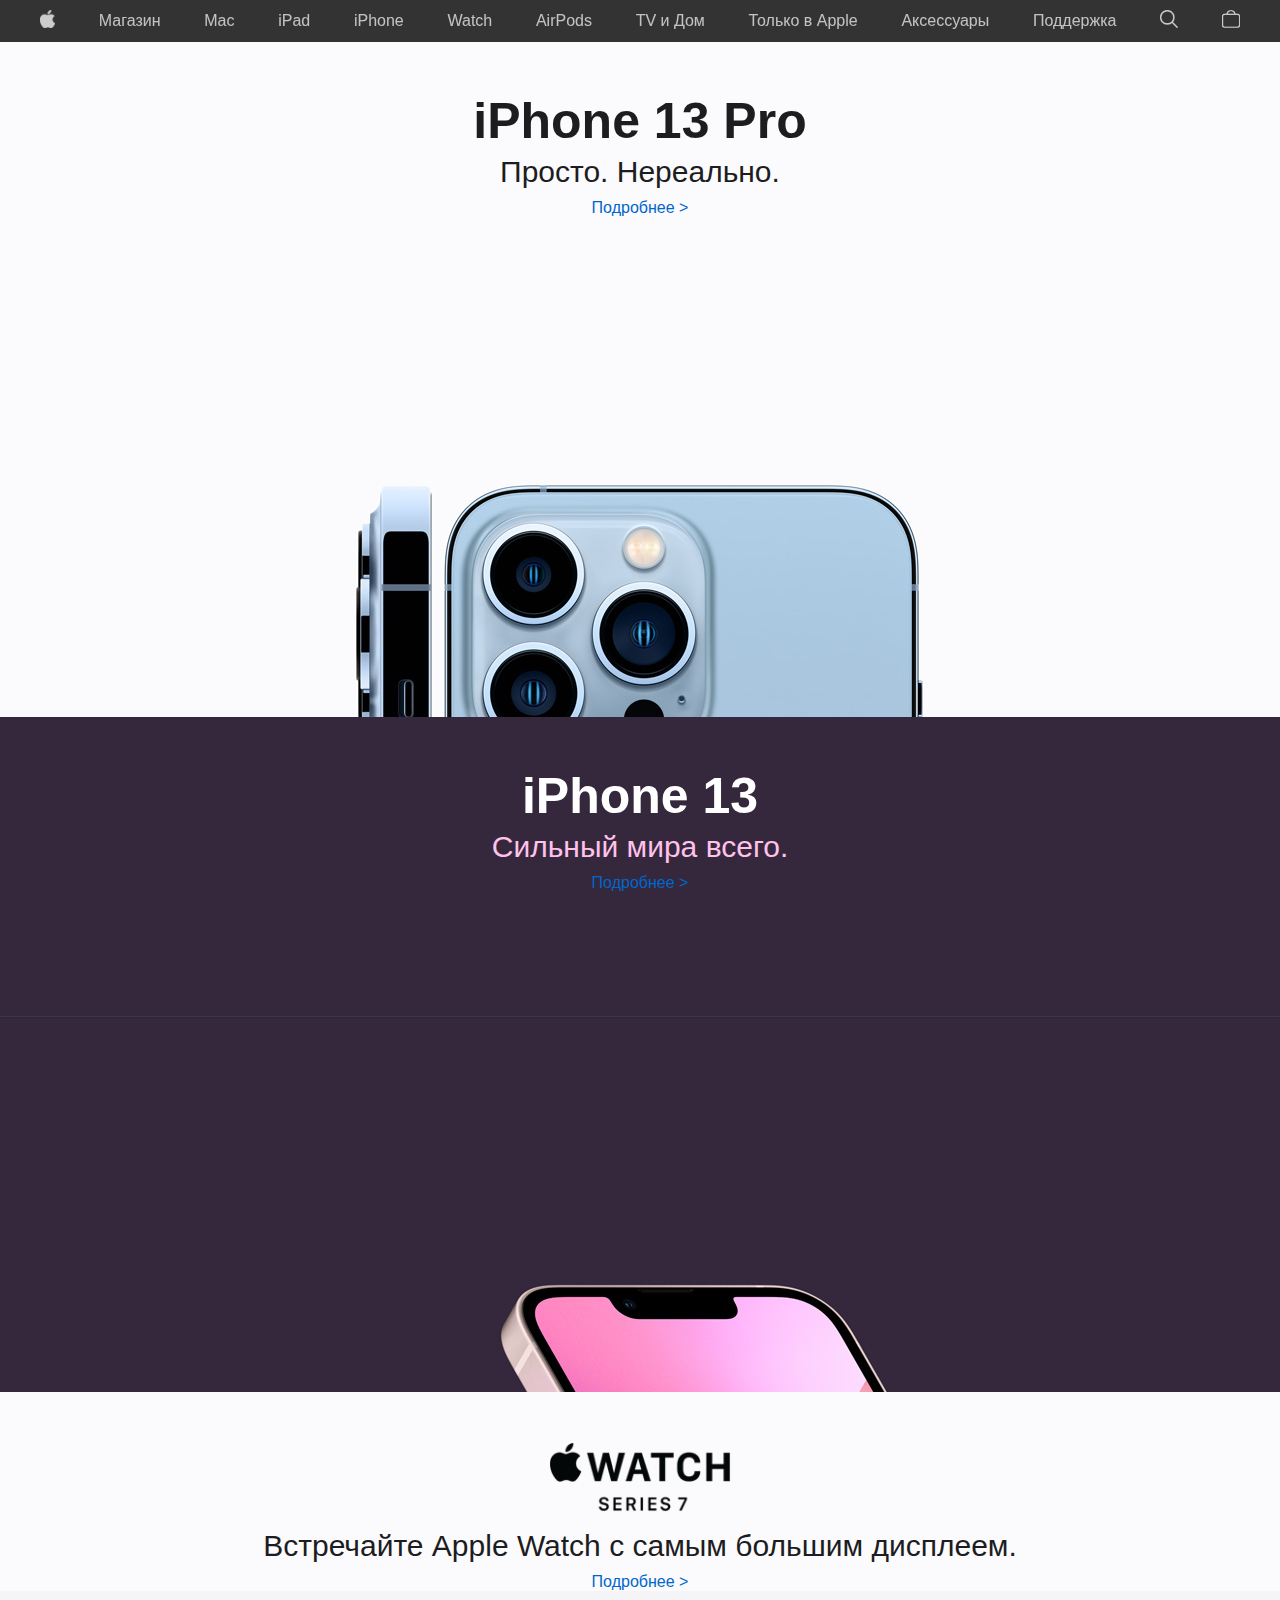
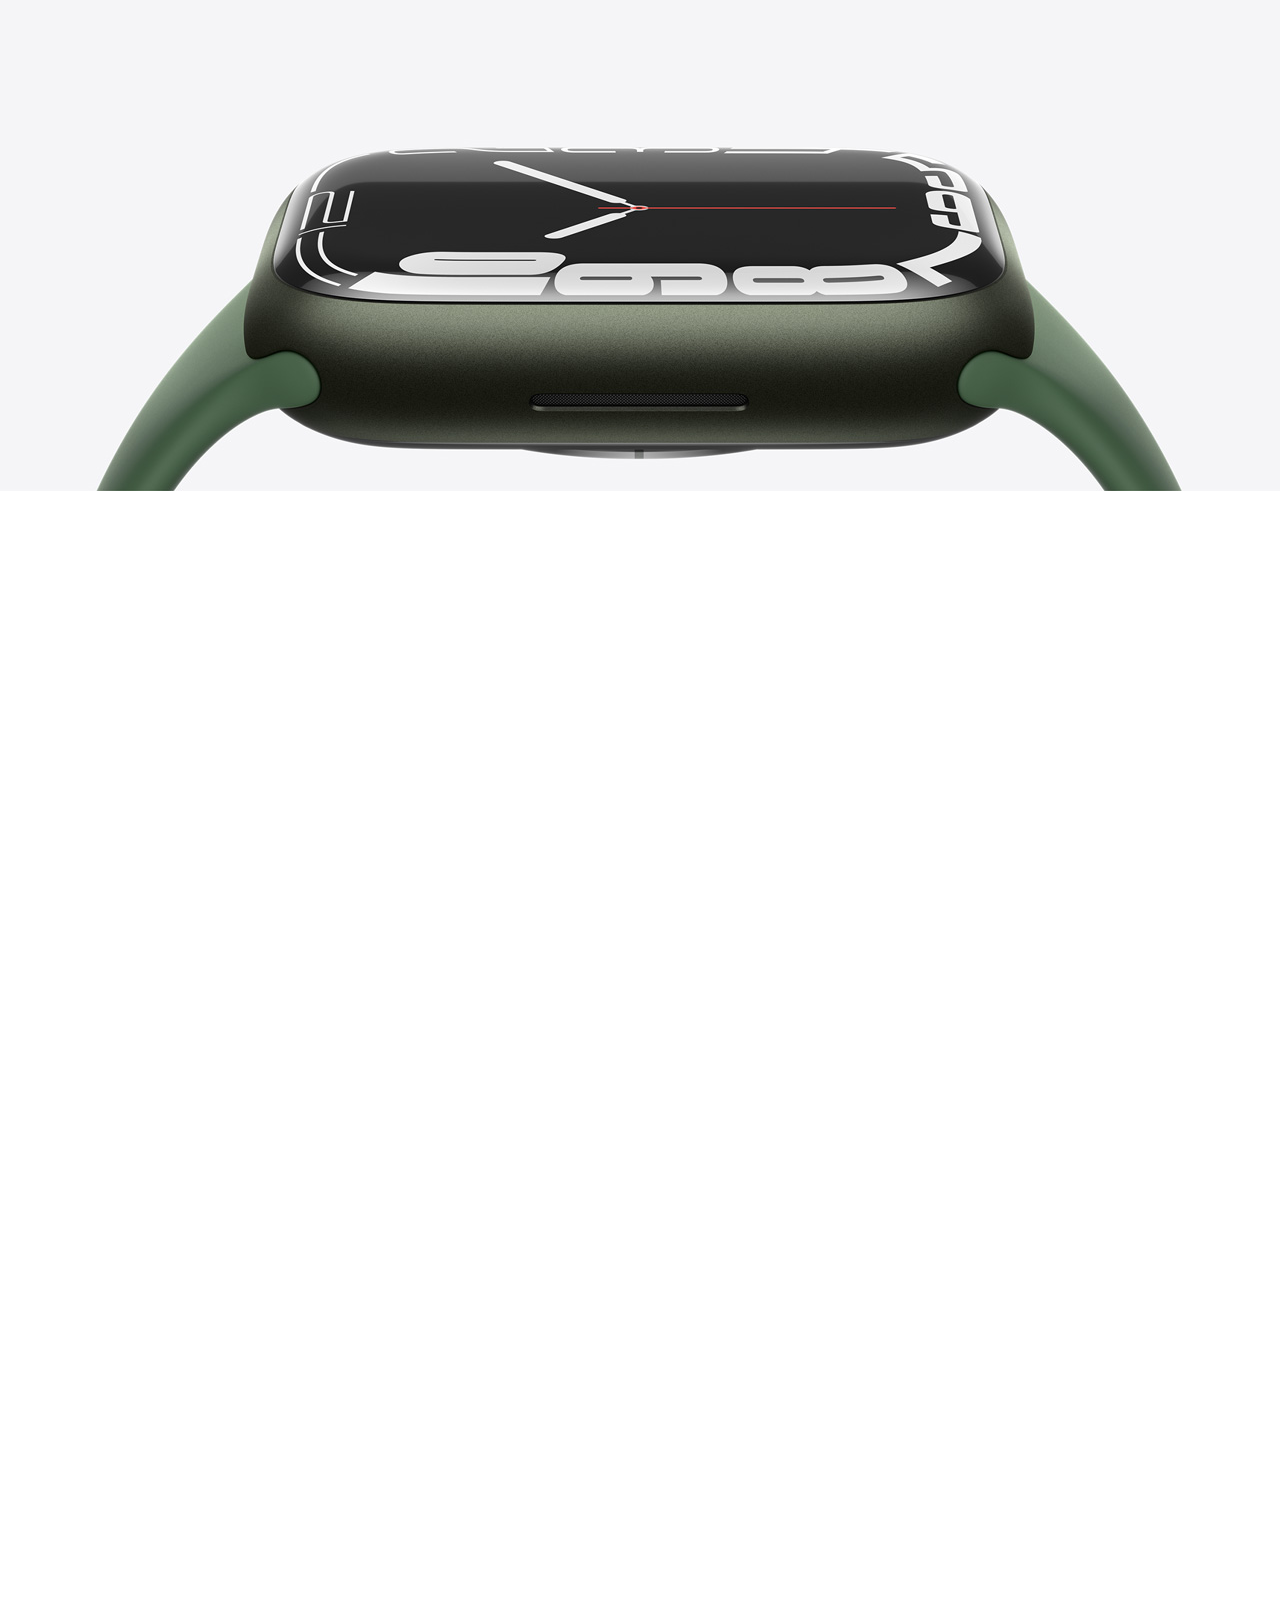
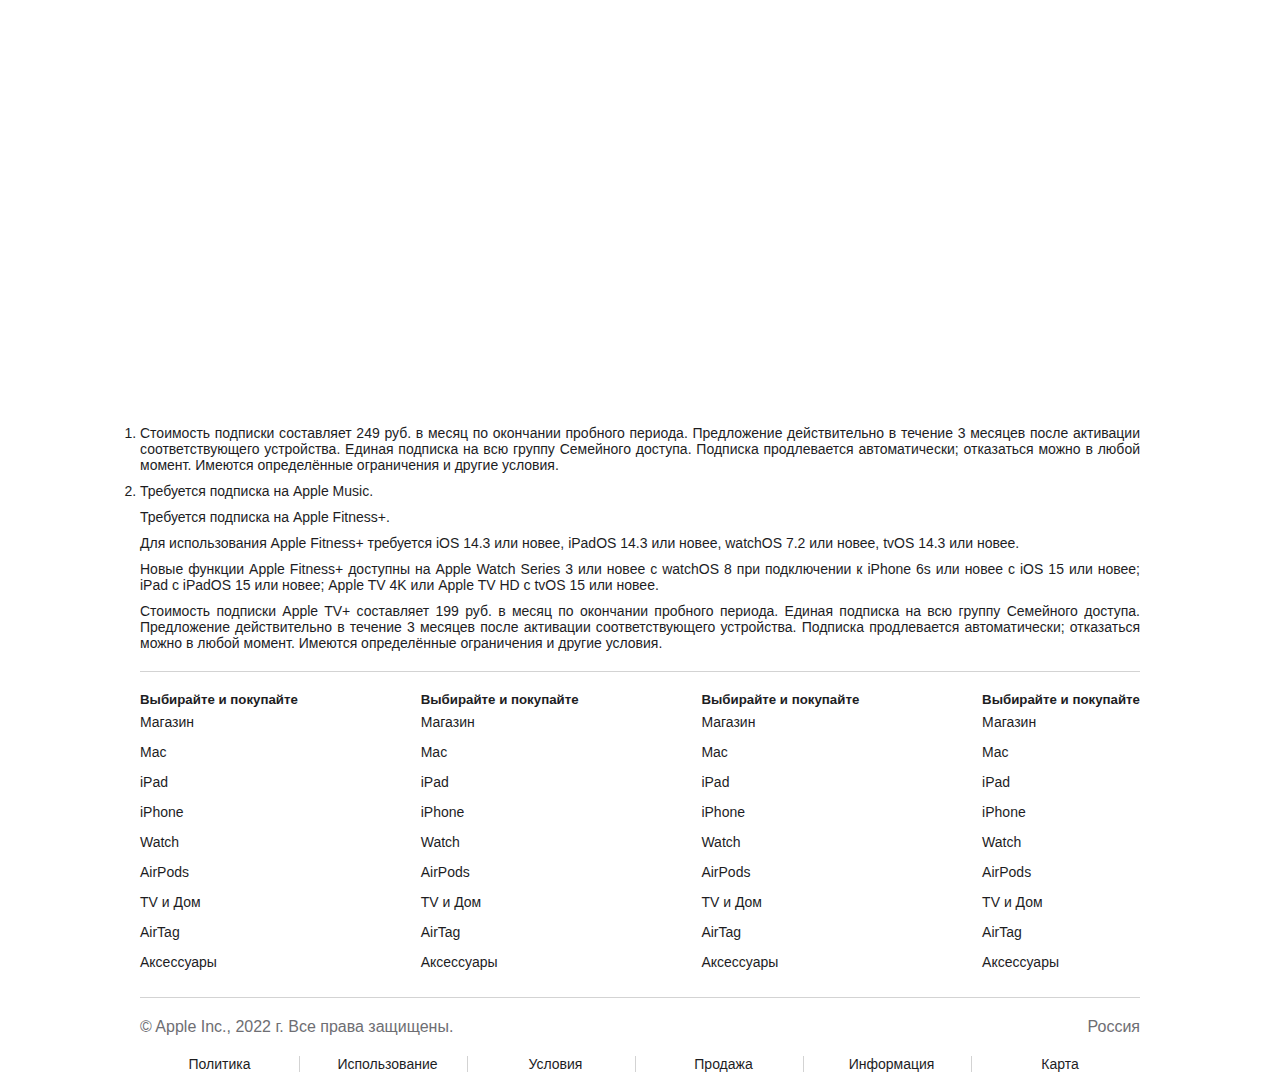
<file: iPhone/index.html>
<!DOCTYPE html>
<html lang="ru">
<head>
    <meta charset="UTF-8">
    <meta http-equiv="X-UA-Compatible" content="IE=edge">
    <meta name="viewport" content="width=device-width, initial-scale=1.0">
    <title>Apple Corporation</title>
    <link rel="stylesheet" href="style/style.css">
</head>
<body>
    <nav class="nav">
        <div class="nav__links">
            <a href="index.html" class="nav__link"><img src="style/img/logo.png" alt="" class="nav__img"></a>
            <a href="store.html" class="nav__link">Магазин</a>
            <a href="" class="nav__link">Mac</a>
            <a href="" class="nav__link">iPad</a>
            <a href="" class="nav__link">iPhone</a>
            <a href="" class="nav__link">Watch</a>
            <a href="" class="nav__link">AirPods</a>
            <a href="tv.html" class="nav__link">TV и Дом</a>
            <a href="" class="nav__link">Только в Apple</a>
            <a href="" class="nav__link">Аксессуары</a>
            <a href="support.html" class="nav__link">Поддержка</a>
            <a class="nav__link search-button"><img src="style/img/search.png" alt="" class="nav__img"></a>
            <a href="#" class="nav__link btnMessage"><img src="style/img/bag.png" alt="" class="nav__img"></a>
        </div>
        <div class="nav__search">
            <img class="nav__search__img" src="style/img/search.png" alt="">
            <input class="nav__search__input" type="text">
            <div class="nav__search__close">
                <div class="nav__search__close_left"></div>
                <div class="nav__search__close_right"></div>
            </div> 
        </div>
        <div class="nav-placeholder"></div>
    </nav>
    <div class="message">На данный момент магазин не доступен</div>
    <main>
        <section class="promo">
            <h2 class="promo__header">iPhone 13 Pro</h2>
            <h3 class="promo__subheader">Просто. Нереально.</h3>
            <a class="promo__link" href="">Подробнее > </a>
            <div class="promo__img promo__img_iphone13pro" id="iphone13pro"></div>
        </section>

        <section class="promo promo_purple">
            <h2 class="promo__header promo__header_purple">iPhone 13</h2>
            <h3 class="promo__subheader promo__subheader_purple">Сильный мира всего.</h3>
            <a class="promo__link" href="">Подробнее > </a>
            <div class="promo__img promo__img_iphone13" id="iphone13"></div>
        </section>
        
        <section class="promo">
            <h2 class="promo__header"><img class="promo__img" src="style/img/watch_logo.png" alt=""></h2>
            <h3 class="promo__subheader">Встречайте Apple Watch с самым большим дисплеем.</h3>
            <a class="promo__link" href="">Подробнее > </a>
            <div class="promo__img promo__img_watch" id="watch"></div>
        </section>

        <section class="promo-wrapper promo-wrapper_first">
            <section class="promo promo_little">
                <h2 class="promo__header">MacBook Pro</h2>
                <h3 class="promo__subheader">Суперсила профессионалов</h3>
                <a class="promo__link" href="">Подробнее > </a>
                <div class="promo__img promo__img_little promo__img_book_little" id="macbook"></div>
            </section>

            <section class="promo promo_little promo_little_black">
                <h2 class="promo__header">iPad Pro</h2>
                <h3 class="promo__subheader">Суперсила чипа Apple M1</h3>
                <a class="promo__link" href="">Подробнее > </a>
                <div class="promo__img promo__img_little promo__img_ipad_little" id="ipad"></div>
            </section>
        </section>


        <section class="promo-wrapper promo-wrapper_second">
            <section class="promo promo_little">
                <div class="promo__img promo__img_little promo__img_airpods_little" id="airpods"></div>
                <h2 class="promo__header">AirPods</h2>
                <h3 class="promo__subheader">Абсолютно новые. <br>С пространственным аудио.</h3>
                <a class="promo__link" href="">Подробнее > </a>     
            </section>

            <section class="promo promo_little">
                <h2 class="promo__header"><img src="style/img/logo_fitnes.png" alt=""></h2>
                <h3 class="promo__subheader">Больше движения. Новые занятия «Бег»<br> и Коллекции тренировок.</h3>
                <a class="promo__link" href="">Подробнее > </a>
                <div class="promo__img promo__img_little promo__img_fitnes_little" id="fitnes"></div>
            </section>
        </section>

       <section class="promo-wrapper promo-wrapper_third">    <!-- дз + js-->
        </section>
    </main>
    <footer class="footer">
        <section class="footer-content">
            <section class="footer-content__info">
                <ol class="footer-content__info__list">
                    <li>Стоимость подписки составляет 249 руб. в месяц по окончании пробного периода. 
                        Предложение действительно в течение 3 месяцев после активации соответствующего устройства. 
                        Единая подписка на всю группу Семейного доступа. 
                        Подписка продлевается автоматически; отказаться можно в любой момент. Имеются определённые ограничения и другие условия.
                    </li>
                    <li>Требуется подписка на Apple Music.</li>
                    <li>Требуется подписка на Apple Fitness+.</li>
                    <li>Для использования Apple Fitness+ требуется iOS 14.3 или новее, 
                        iPadOS 14.3 или новее, watchOS 7.2 или новее, tvOS 14.3 или новее.
                    </li>
                    <li>Новые функции Apple Fitness+ доступны на Apple Watch Series 3 или новее с watchOS 8
                         при подключении к iPhone 6s или новее с iOS 15 или новее;
                         iPad с iPadOS 15 или новее; Apple TV 4K или Apple TV HD с tvOS 15 или новее.
                    </li>
                    <li>Стоимость подписки Apple TV+ составляет 199 руб. в месяц по окончании пробного периода.
                        Единая подписка на всю группу Семейного доступа.
                        Предложение действительно в течение 3 месяцев после активации соответствующего устройства.
                        Подписка продлевается автоматически; отказаться можно в любой момент.
                        Имеются определённые ограничения и другие условия.
                    </li>
                </ol>
            </section>
            <hr>
            <nav class="footer-content__nav">
                <section class="footer-content__nav__item">
                    <h5>Выбирайте и покупайте</h5>
                    <a href="">Магазин</a>
                    <a href="">Mac</a>
                    <a href="">iPad</a>
                    <a href="">iPhone</a>
                    <a href="">Watch</a>
                    <a href="">AirPods</a>
                    <a href="">TV и Дом</a>
                    <a href="">AirTag</a>
                    <a href="">Аксессуары</a>
                </section>
                <section class="footer-content__nav__item">
                    <h5>Выбирайте и покупайте</h5>
                    <a href="">Магазин</a>
                    <a href="">Mac</a>
                    <a href="">iPad</a>
                    <a href="">iPhone</a>
                    <a href="">Watch</a>
                    <a href="">AirPods</a>
                    <a href="">TV и Дом</a>
                    <a href="">AirTag</a>
                    <a href="">Аксессуары</a>
                </section>
                <section class="footer-content__nav__item">
                    <h5>Выбирайте и покупайте</h5>
                    <a href="">Магазин</a>
                    <a href="">Mac</a>
                    <a href="">iPad</a>
                    <a href="">iPhone</a>
                    <a href="">Watch</a>
                    <a href="">AirPods</a>
                    <a href="">TV и Дом</a>
                    <a href="">AirTag</a>
                    <a href="">Аксессуары</a>
                </section>
                <section class="footer-content__nav__item">
                    <h5>Выбирайте и покупайте</h5>
                    <a href="">Магазин</a>
                    <a href="">Mac</a>
                    <a href="">iPad</a>
                    <a href="">iPhone</a>
                    <a href="">Watch</a>
                    <a href="">AirPods</a>
                    <a href="">TV и Дом</a>
                    <a href="">AirTag</a>
                    <a href="">Аксессуары</a>
                </section>
            </nav>
            <hr>
            <section class="footer-content__rights">
                <p>© Apple Inc., 2022 г. Все права защищены.</p>
                <p>Россия</p>
            </section>
            <section class="footer-content__legal-links">
                <a href="">Политика</a>
                <a href="">Использование</a>
                <a href="">Условия</a>
                <a href="">Продажа</a>
                <a href="">Информация</a>
                <a href="">Карта</a>
            </section>
        </section>
    </footer>
    
    <div id="score" style="display: none;">0</div>
    <script src="script/parallax.js"></script>
    <script src="script/message.js"></script>
    <script src="script/showSearch.js"></script>
</body>
</html>
</file>
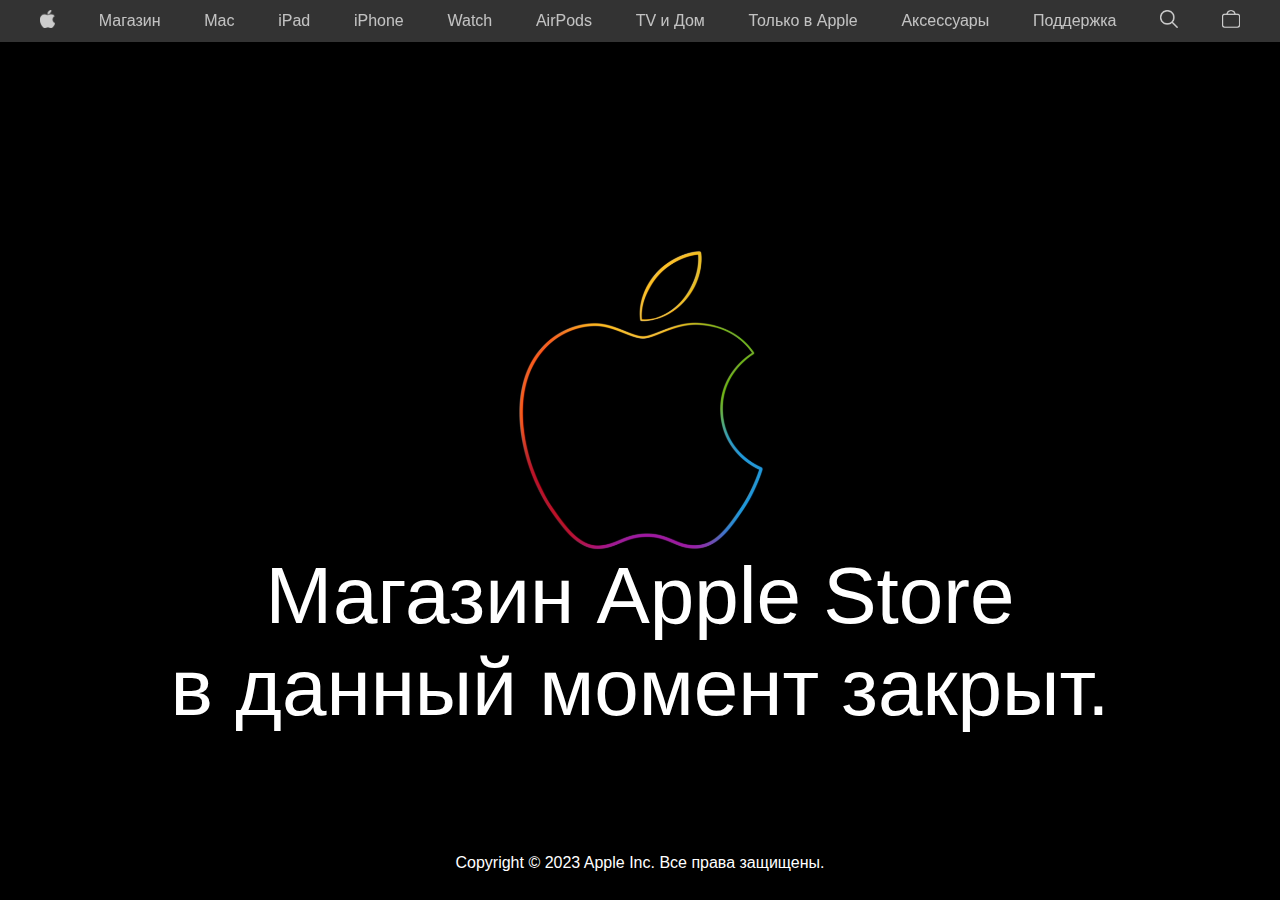
<file: iPhone/store.html>
<!DOCTYPE html>
<html lang="ru">
<head>
    <meta charset="UTF-8">
    <meta http-equiv="X-UA-Compatible" content="IE=edge">
    <meta name="viewport" content="width=device-width, initial-scale=1.0">
    <title>Apple Store</title>
    <link rel="stylesheet" href="style/style.css">
</head>
<body>
    <nav class="nav">
        <div class="nav__links">
            <a href="index.html" class="nav__link"><img src="style/img/logo.png" alt="" class="nav__img"></a>
            <a href="store.html" class="nav__link">Магазин</a>
            <a href="" class="nav__link">Mac</a>
            <a href="" class="nav__link">iPad</a>
            <a href="" class="nav__link">iPhone</a>
            <a href="" class="nav__link">Watch</a>
            <a href="" class="nav__link">AirPods</a>
            <a href="" class="nav__link">TV и Дом</a>
            <a href="" class="nav__link">Только в Apple</a>
            <a href="" class="nav__link">Аксессуары</a>
            <a href="" class="nav__link">Поддержка</a>
            <a class="nav__link search-button"><img src="style/img/search.png" alt="" class="nav__img"></a>
            <a href="#" class="nav__link btnMessage"><img src="style/img/bag.png" alt="" class="nav__img"></a>
        </div>
        <div class="nav__search">
            <img class="nav__search__img" src="style/img/search.png" alt="">
            <input class="nav__search__input" type="text">
            <div class="nav__search__close">
                <div class="nav__search__close_left"></div>
                <div class="nav__search__close_right"></div>
            </div> 
        </div>
        <div class="nav-placeholder"></div>
    </nav>
    <div class="message">На данный момент магазин не доступен</div>
    <main>
        <section class="store">
            <video src="style/img/apple.mp4" class="store__video" autoplay muted loop></video>
            <h1 class="store__header">Магазин Apple Store <br> в данный момент закрыт.</h1>
            <div class="store__rights">Copyright © 2023 Apple Inc. Все права защищены.</div>
        </section>
    </main>


</body>
</html>
</file>
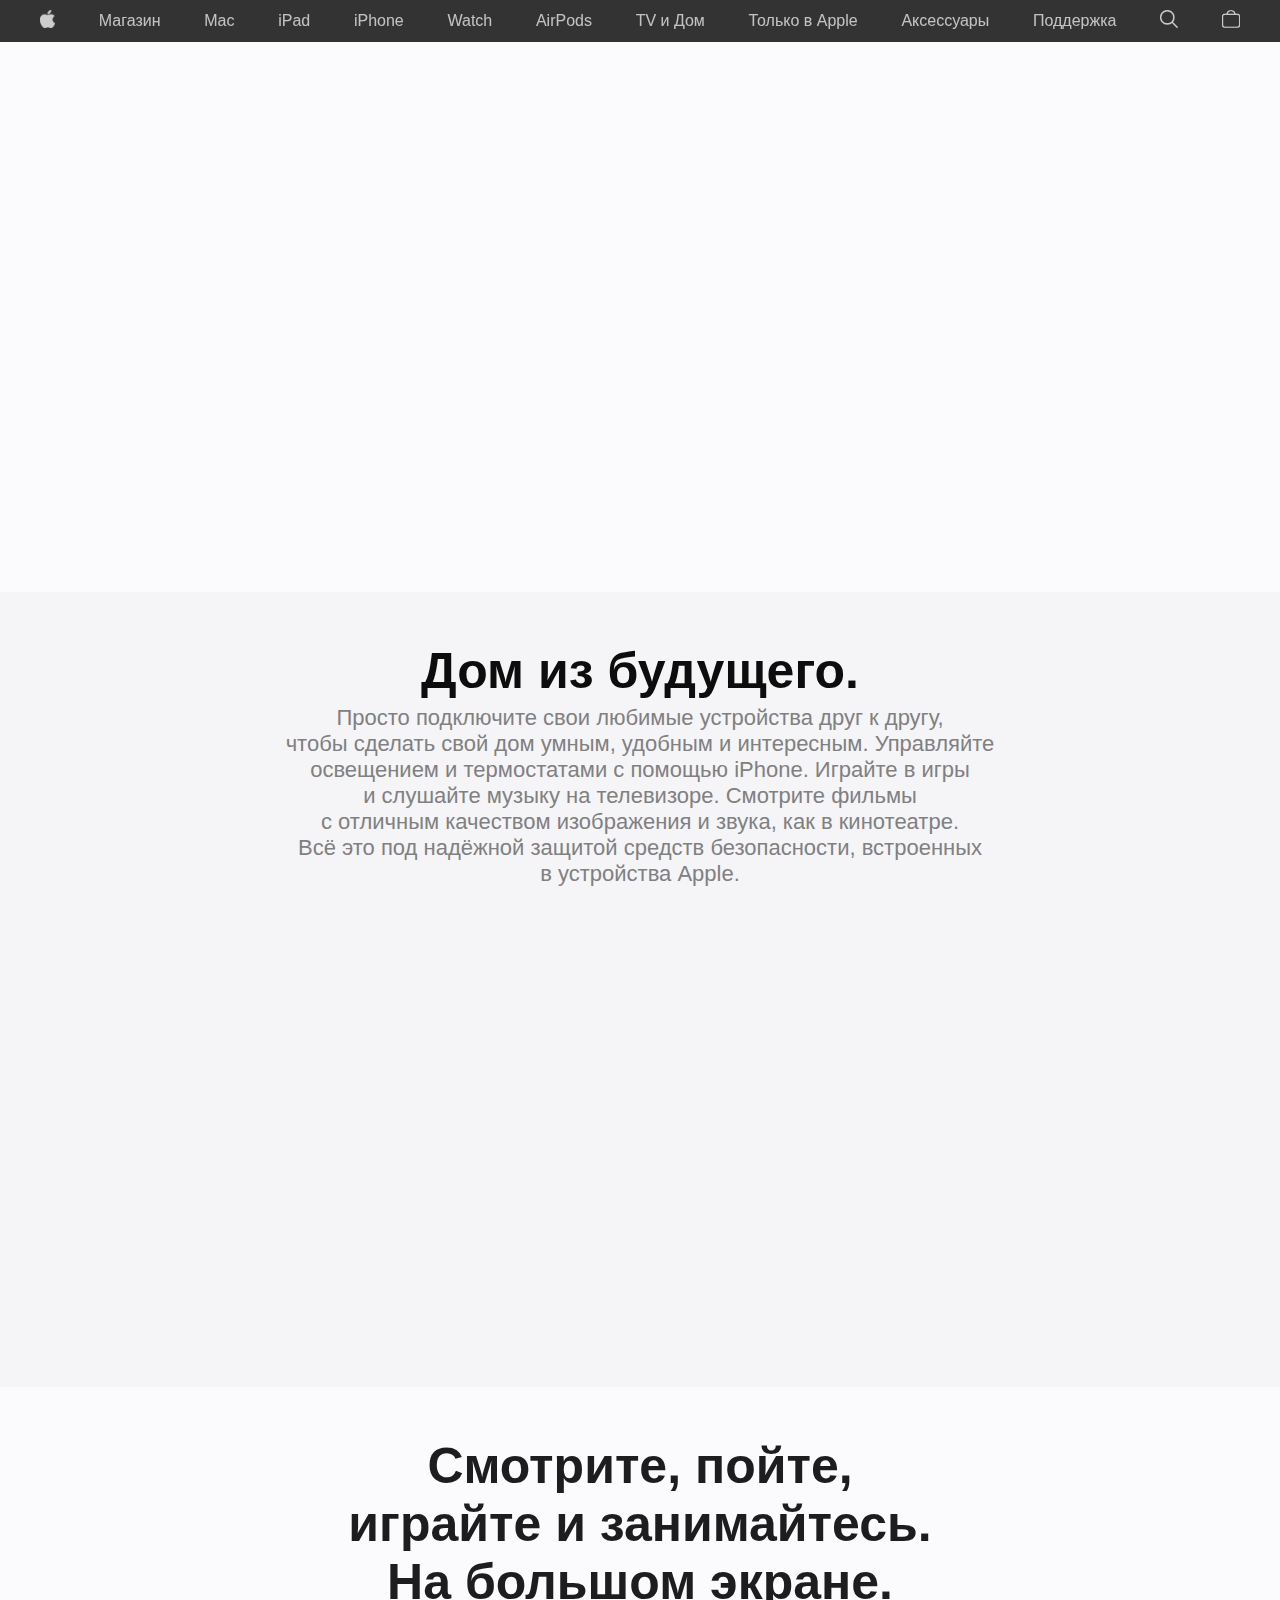
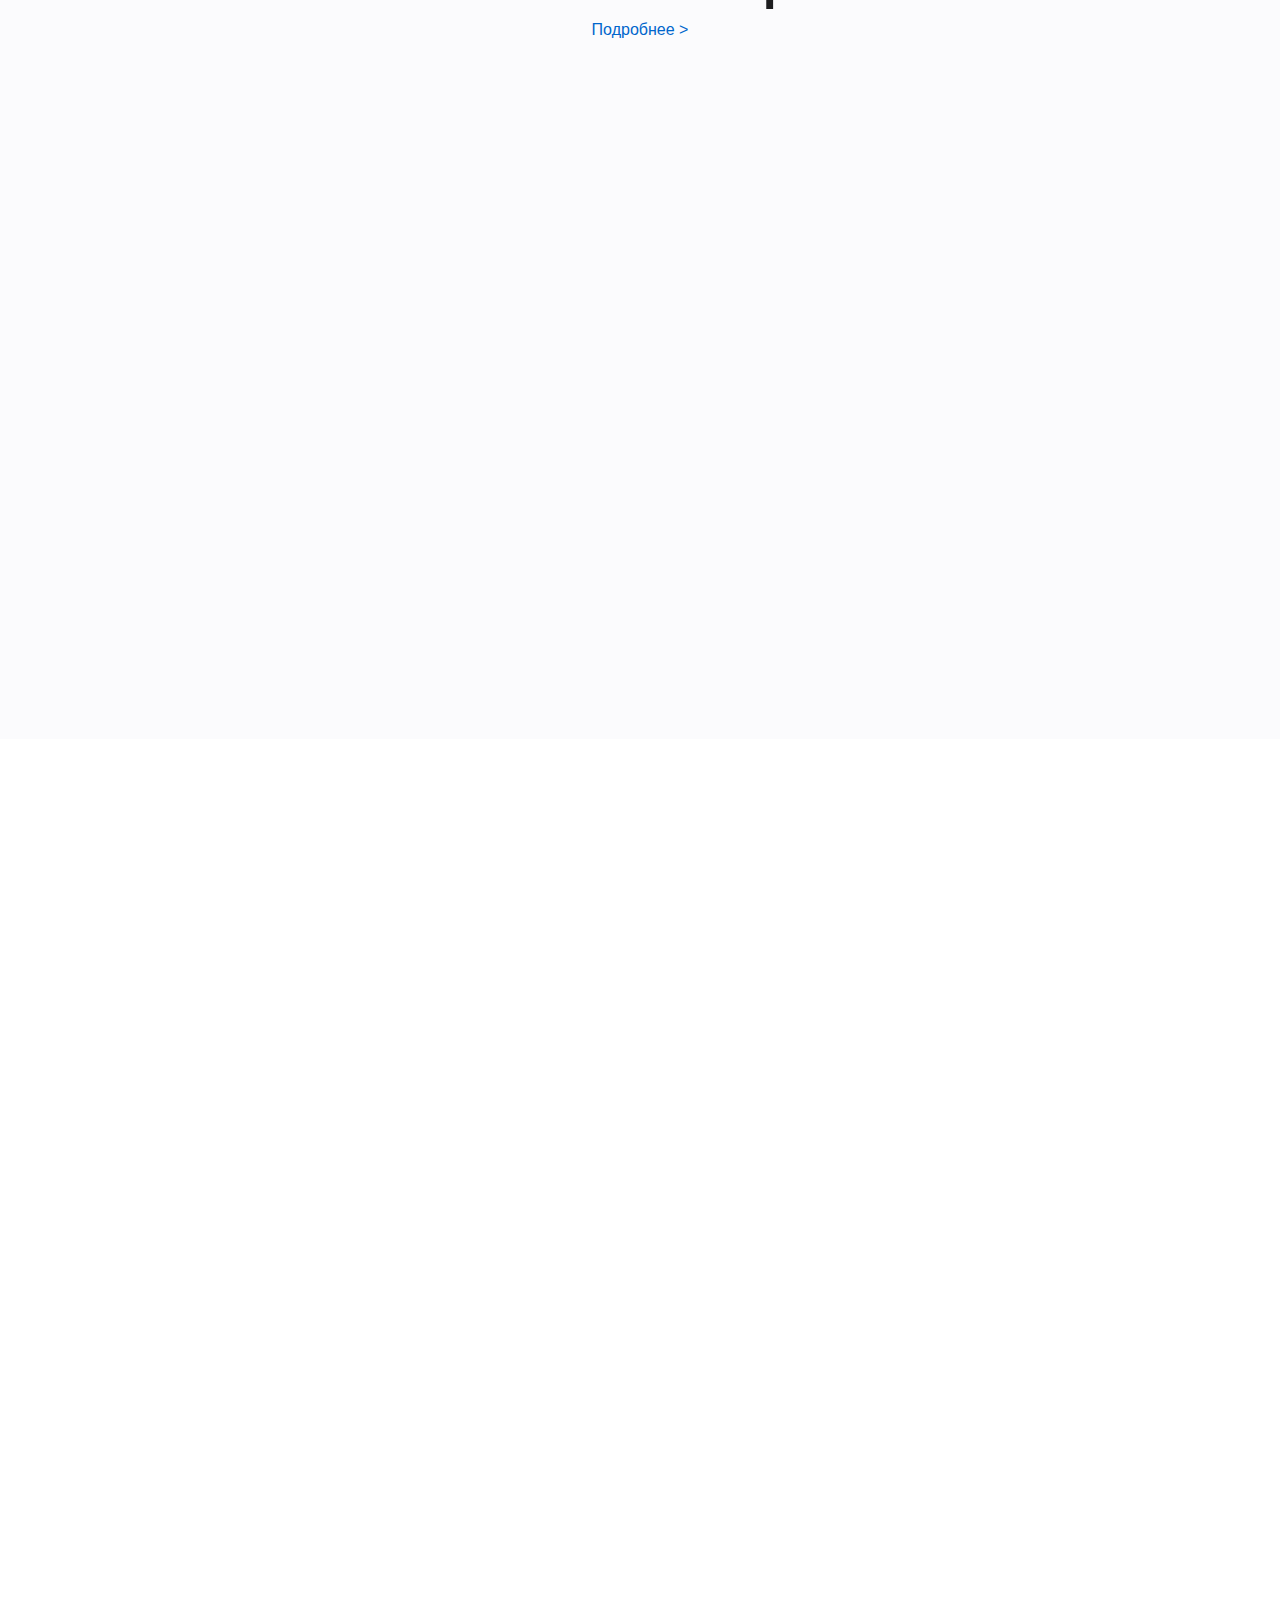
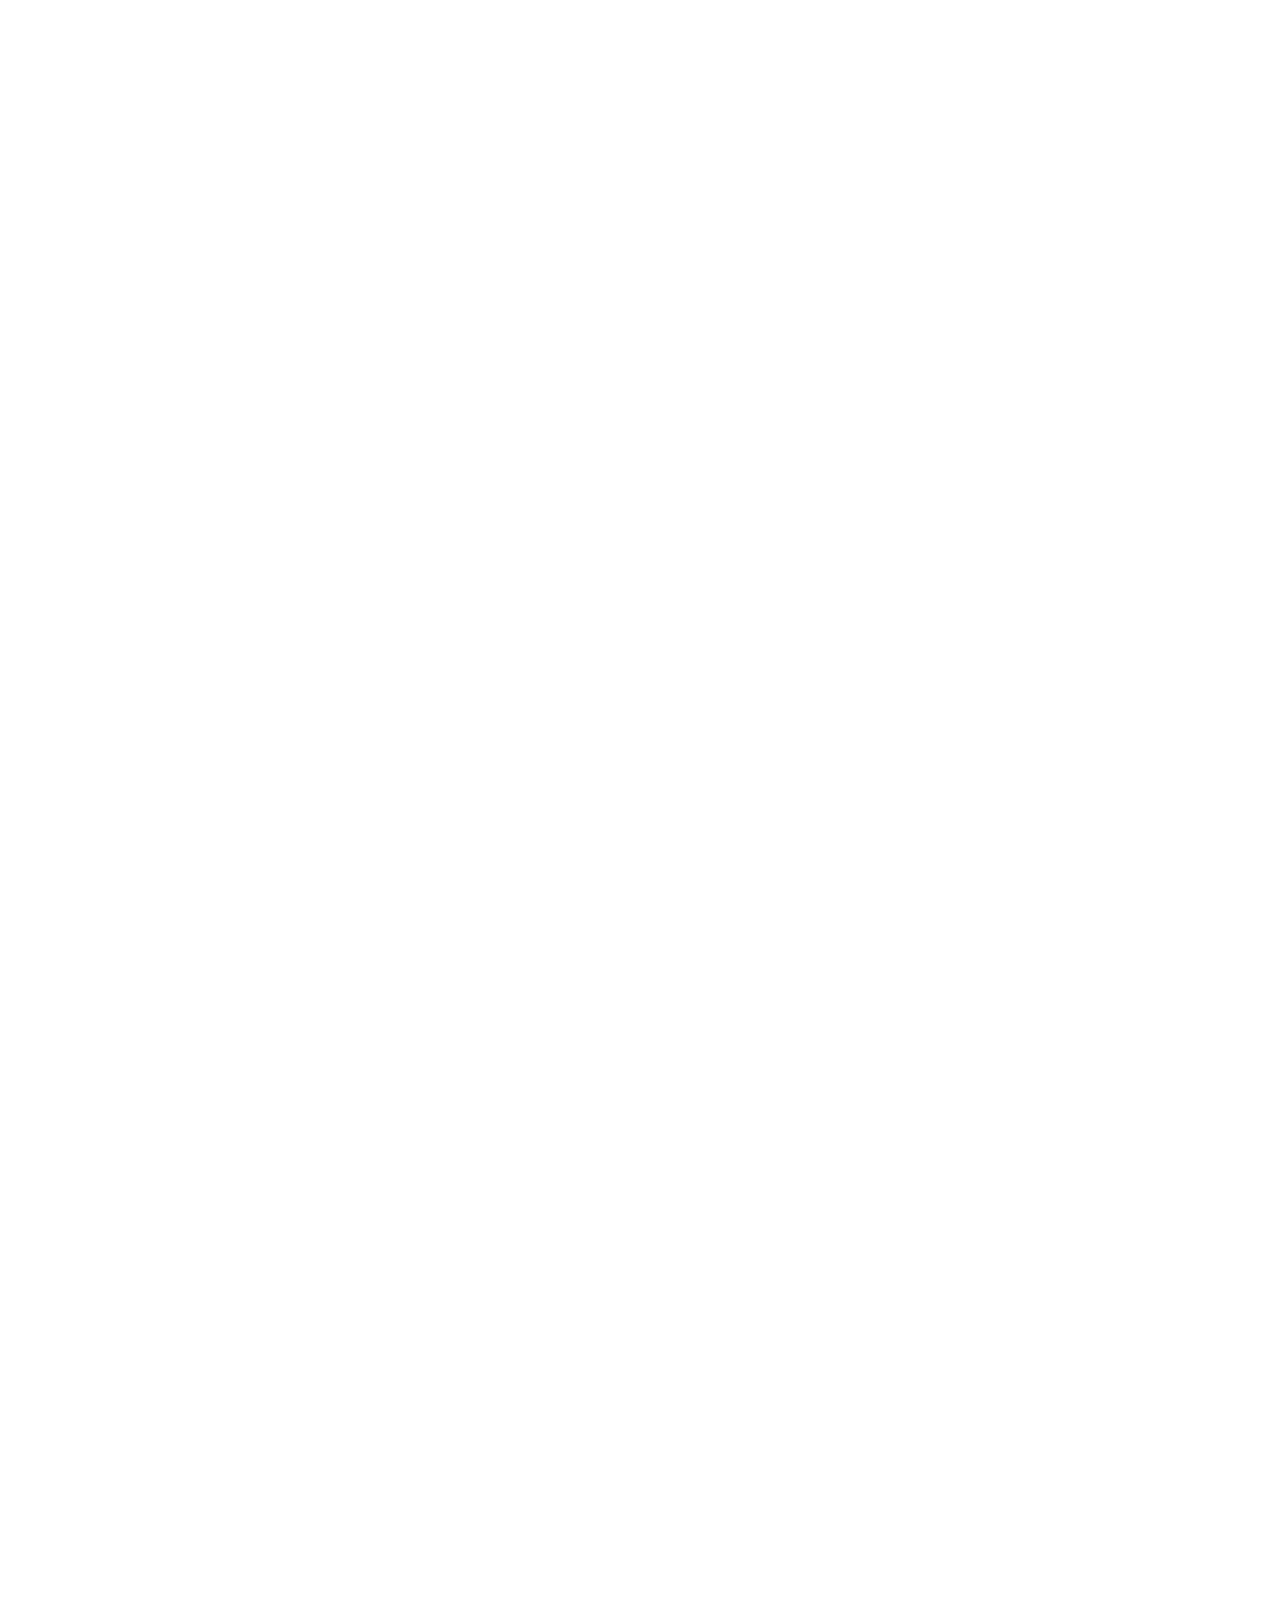
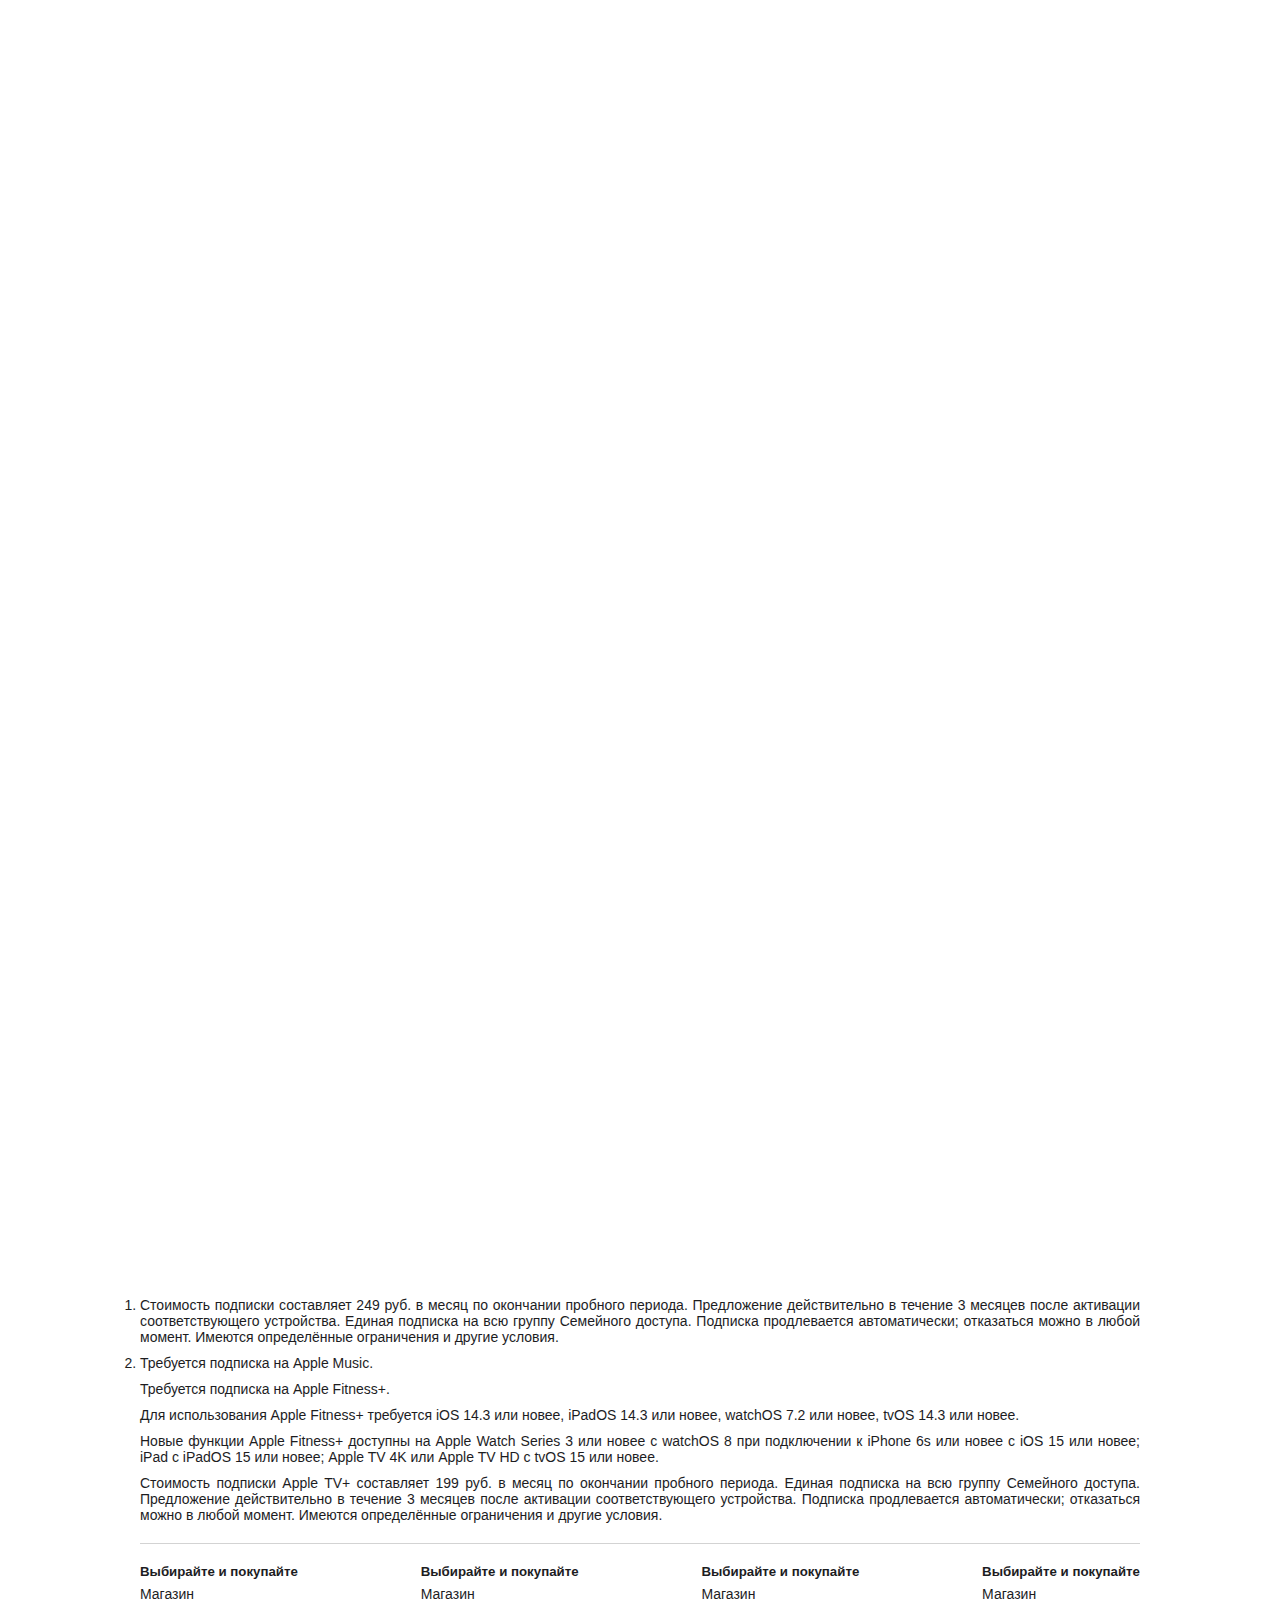
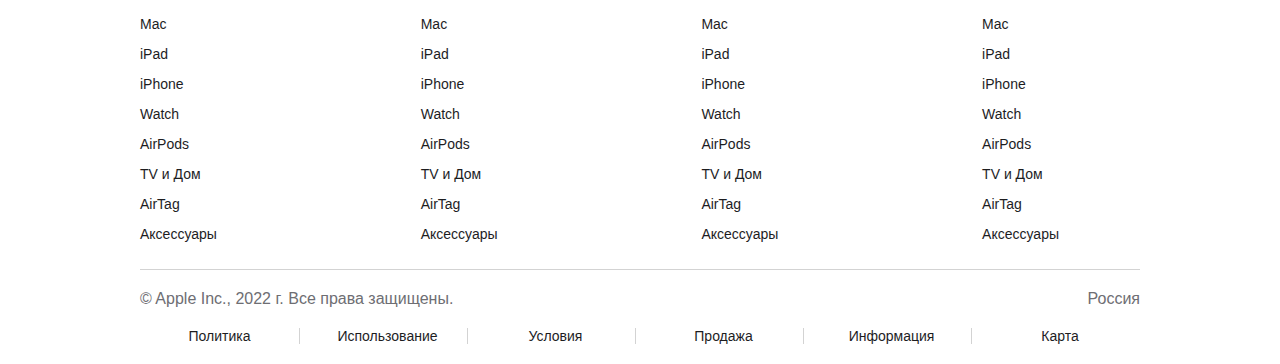
<file: iPhone/tv.html>
<!DOCTYPE html>
<html lang="ru">
<head>
    <meta charset="UTF-8">
    <meta http-equiv="X-UA-Compatible" content="IE=edge">
    <meta name="viewport" content="width=device-width, initial-scale=1.0">
    <title>Apple Corporation</title>
    <link rel="stylesheet" href="style/style.css">
    <link rel="icon" href="style/img/shorticon.png">
</head>
<body>
    <nav class="nav">
        <div class="nav__links">
            <a href="index.html" class="nav__link"><img src="style/img/logo.png" alt="" class="nav__img"></a>
            <a href="store.html" class="nav__link">Магазин</a>
            <a href="" class="nav__link">Mac</a>
            <a href="" class="nav__link">iPad</a>
            <a href="" class="nav__link">iPhone</a>
            <a href="" class="nav__link">Watch</a>
            <a href="" class="nav__link">AirPods</a>
            <a href="" class="nav__link">TV и Дом</a>
            <a href="" class="nav__link">Только в Apple</a>
            <a href="" class="nav__link">Аксессуары</a>
            <a href="tv.html" class="nav__link">Поддержка</a>
            <a class="nav__link search-button"><img src="style/img/search.png" alt="" class="nav__img"></a>
            <a href="#" class="nav__link btnMessage"><img src="style/img/bag.png" alt="" class="nav__img"></a>
        </div>
        <div class="nav__search">
            <img class="nav__search__img" src="style/img/search.png" alt="">
            <input class="nav__search__input" type="text">
            <div class="nav__search__close">
                <div class="nav__search__close_left"></div>
                <div class="nav__search__close_right"></div>
            </div> 
        </div>
        <div class="nav-placeholder"></div>
    </nav>
    <div class="message">На данный момент магазин не доступен</div>
    <main>
        <section class="promo_TV">
            <h2 class="promo__header_TV">iPhone 13 Pro</h2>
            <h3 class="promo__subheader_TV"></h3>
            <a class="promo__link_TV" href="">Подробнее > </a>
            <div class="promo__img promo__img_TV" id="TV"></div>
        </section>

        <section class="promo promo_purple_TV">
            <h2 class="promo__header promo__header_purple_TV">Дом из будущего.</h2>
            <h3 class="promo__subheader promo__subheader_purple_TV">Просто подключите свои любимые устройства друг к другу,<br> чтобы сделать свой дом умным, удобным и интересным.
                Управляйте<br>  освещением и термостатами с помощью iPhone. 
                Играйте в игры<br>  и слушайте музыку на телевизоре. Смотрите фильмы <br>с отличным качеством изображения и звука, как в кинотеатре. <br>
                 Всё это под надёжной защитой средств безопасности, встроенных <br>в устройства Apple.</h3>
            <a class="promo__link_TV" href="">Смотрите фильмы в приложении Apple TV ></a>
            <div class="promo__img promo__img_house" id="house"></div>
        </section>
        
        <section class="promo_TV">
            <h2 class="promo__header"></h2>
            <h3 class="promo__subheader_TV">Смотрите, пойте,<br>
                играйте и занимайтесь.<br>
                На большом экране.</h3>
            <a class="promo__link" href="">Подробнее > </a>
            <div class="promo__img1 promo__img_tvplus" id="tvplus"></div>
        </section>

        <section class="promo-wrapper promo-wrapper_first_TV">
            <section class="promo promo_little">
                <h2 class="promo__header_TV1">TV 4K</h2>
                <h3 class="promo__subheader_TV1">Домашние развлечения <br>высокого разрешения.</h3>
                <a class="promo__link" href="">Подробнее > </a>
                <div class="promo__img promo__img_little promo__img_TV_little" id="macbook"></div>
            </section>

            <section class="promo promo_little promo_little_black_Phone">
                <h2 class="promo__header_TV1">Дом</h2>
                <h3 class="promo__subheader_TV1">Умный дом, <br>послушный дом.</h3>
                <a class="promo__link" href="">Подробнее > </a>
                <div class="promo__img promo__img_little promo__img_Phone_little" id="Phone"></div>
            </section>
        </section>


        <section class="promo-wrapper promo-wrapper_second_TV">
            <section class="promo promo_little1">
                <h2 class="promo__header">Освещение</h2>
                <h3 class="promo__subheader" style="font-size: 20px;">Поставьте таймер <br> для набора действий. <br>И меняйте настроение <br>с помощью ламп</h3>
                <a class="promo__link" href="">Подробнее > </a>     
                <div class="promo__img promo__img_little promo__img_airpods_little_lampa" id="lampa"></div>
            </section>

            <section class="promo promo_little2">
                <h2 class="promo__header">Безопасность</h2>
                <h3 class="promo__subheader" style="font-size: 20px">Камеры, звонки и другие <br>устройства - на страже <br> самого важного.</h3>
                <a class="promo__link" href="">Подробнее > </a>
                <div class="promo__img promo__img_little promo__img_fitnes_little_camera" id="camera"></div>
            </section>
            <section class="promo promo_little3">
                <h2 class="promo__header">Комфорт</h2>
                <h3 class="promo__subheader" style="font-size: 20px">Сделайте теплее или <br> прохладнее с помощью <br> вентиляторов и устройств <br> температурного контроля.</h3>
                <a class="promo__link" href="">Подробнее > </a>
                <div class="promo__img promo__img_little promo__img_fitnes_little_hours" id="hours"></div>
            </section>
            <section class="promo promo_little4">
                <h2 class="promo__header">Комфорт</h2>
                <h3 class="promo__subheader" style="font-size: 20px">Сделайте теплее или <br> прохладнее с помощью <br> вентиляторов и устройств <br> температурного контроля.</h3>
                <a class="promo__link" href="">Подробнее > </a>
                <div class="promo__img promo__img_little promo__img_fitnes_little_hours" id="hours"></div>
            </section>
        </section>

       <section class="promo-wrapper promo-wrapper_third">    <!-- дз + js-->
        </section>
    </main>
    <footer class="footer">
        <section class="footer-content">
            <section class="footer-content__info">
                <ol class="footer-content__info__list">
                    <li>Стоимость подписки составляет 249 руб. в месяц по окончании пробного периода. 
                        Предложение действительно в течение 3 месяцев после активации соответствующего устройства. 
                        Единая подписка на всю группу Семейного доступа. 
                        Подписка продлевается автоматически; отказаться можно в любой момент. Имеются определённые ограничения и другие условия.
                    </li>
                    <li>Требуется подписка на Apple Music.</li>
                    <li>Требуется подписка на Apple Fitness+.</li>
                    <li>Для использования Apple Fitness+ требуется iOS 14.3 или новее, 
                        iPadOS 14.3 или новее, watchOS 7.2 или новее, tvOS 14.3 или новее.
                    </li>
                    <li>Новые функции Apple Fitness+ доступны на Apple Watch Series 3 или новее с watchOS 8
                         при подключении к iPhone 6s или новее с iOS 15 или новее;
                         iPad с iPadOS 15 или новее; Apple TV 4K или Apple TV HD с tvOS 15 или новее.
                    </li>
                    <li>Стоимость подписки Apple TV+ составляет 199 руб. в месяц по окончании пробного периода.
                        Единая подписка на всю группу Семейного доступа.
                        Предложение действительно в течение 3 месяцев после активации соответствующего устройства.
                        Подписка продлевается автоматически; отказаться можно в любой момент.
                        Имеются определённые ограничения и другие условия.
                    </li>
                </ol>
            </section>
            <hr>
            <nav class="footer-content__nav">
                <section class="footer-content__nav__item">
                    <h5>Выбирайте и покупайте</h5>
                    <a href="">Магазин</a>
                    <a href="">Mac</a>
                    <a href="">iPad</a>
                    <a href="">iPhone</a>
                    <a href="">Watch</a>
                    <a href="">AirPods</a>
                    <a href="">TV и Дом</a>
                    <a href="">AirTag</a>
                    <a href="">Аксессуары</a>
                </section>
                <section class="footer-content__nav__item">
                    <h5>Выбирайте и покупайте</h5>
                    <a href="">Магазин</a>
                    <a href="">Mac</a>
                    <a href="">iPad</a>
                    <a href="">iPhone</a>
                    <a href="">Watch</a>
                    <a href="">AirPods</a>
                    <a href="">TV и Дом</a>
                    <a href="">AirTag</a>
                    <a href="">Аксессуары</a>
                </section>
                <section class="footer-content__nav__item">
                    <h5>Выбирайте и покупайте</h5>
                    <a href="">Магазин</a>
                    <a href="">Mac</a>
                    <a href="">iPad</a>
                    <a href="">iPhone</a>
                    <a href="">Watch</a>
                    <a href="">AirPods</a>
                    <a href="">TV и Дом</a>
                    <a href="">AirTag</a>
                    <a href="">Аксессуары</a>
                </section>
                <section class="footer-content__nav__item">
                    <h5>Выбирайте и покупайте</h5>
                    <a href="">Магазин</a>
                    <a href="">Mac</a>
                    <a href="">iPad</a>
                    <a href="">iPhone</a>
                    <a href="">Watch</a>
                    <a href="">AirPods</a>
                    <a href="">TV и Дом</a>
                    <a href="">AirTag</a>
                    <a href="">Аксессуары</a>
                </section>
            </nav>
            <hr>
            <section class="footer-content__rights">
                <p>© Apple Inc., 2022 г. Все права защищены.</p>
                <p>Россия</p>
            </section>
            <section class="footer-content__legal-links">
                <a href="">Политика</a>
                <a href="">Использование</a>
                <a href="">Условия</a>
                <a href="">Продажа</a>
                <a href="">Информация</a>
                <a href="">Карта</a>
            </section>
        </section>
    </footer>
    
    <div id="score" style="display: none;">0</div>
    <script src="script/parallax_TV.js"></script>
    <script src="script/message.js"></script>
    <script src="script/showSearch.js"></script>
</body>
</html>
</file>
<file: iPhone/style/style.css>
@import "block/nav/nav.css";
@import "block/promo/promo.css";
@import "block/footer/footer.css";
@import "block/store/store.css";
@import "block/sup/sup.css";
@import "block/tv/tv.css";

*{
    box-sizing: border-box;
    margin: 0;
    color: #1d1d1f;
    text-decoration: none;
    font-family: sans-serif;
}
hr{
    margin: 20px 0;
    border: none; /* Убираем границу для браузера Firefox */
    color: lightgray; /* Цвет линии для остальных браузеров */
    background-color: lightgray; /* Цвет линии для браузера Firefox и Opera */
    height: 1px; /* Толщина линии */
}
.message{
    position: fixed;
    width: 180px;
    height: 75px;
    display: none;
    align-items: center;
    justify-content: center;
    background-color: #ddd;
    border-radius: 10px;
    right: 140px;
    top: 60px; 
    padding: 10px;
    text-align: center;
}
</file>
